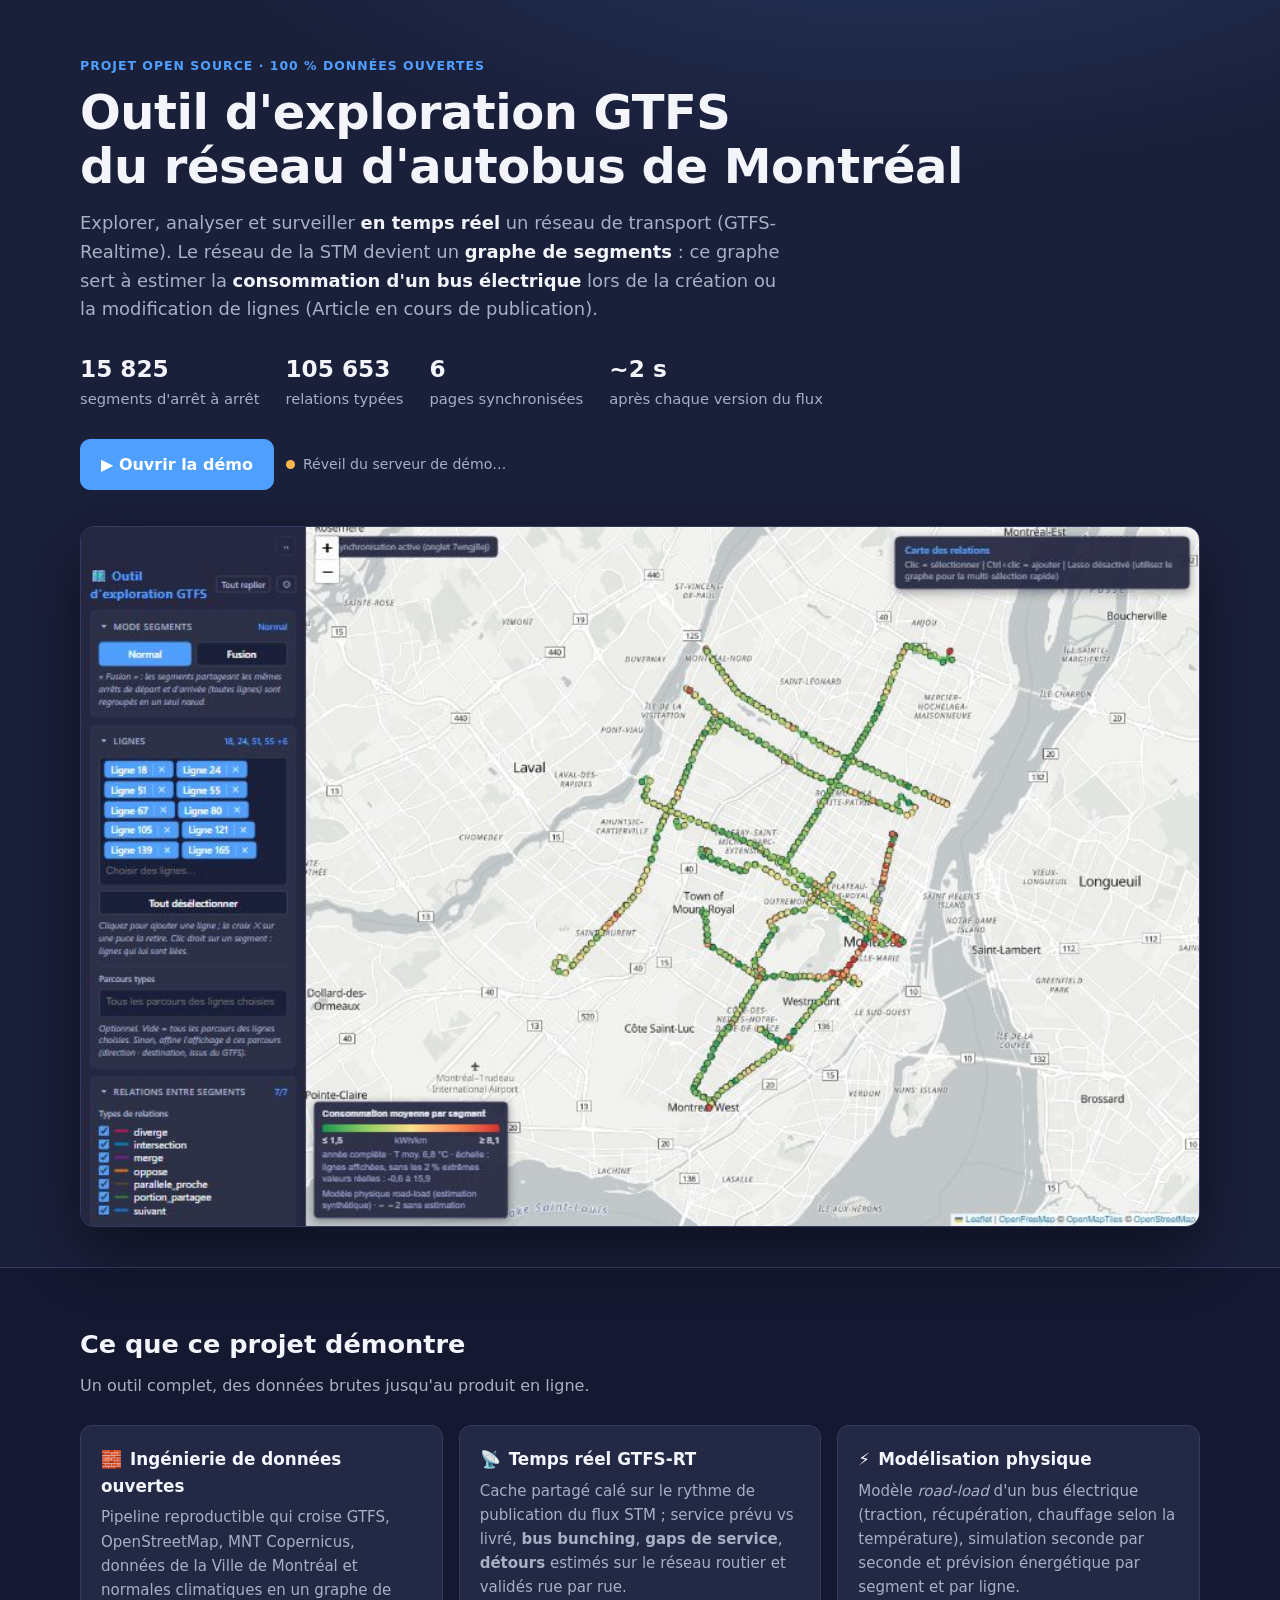
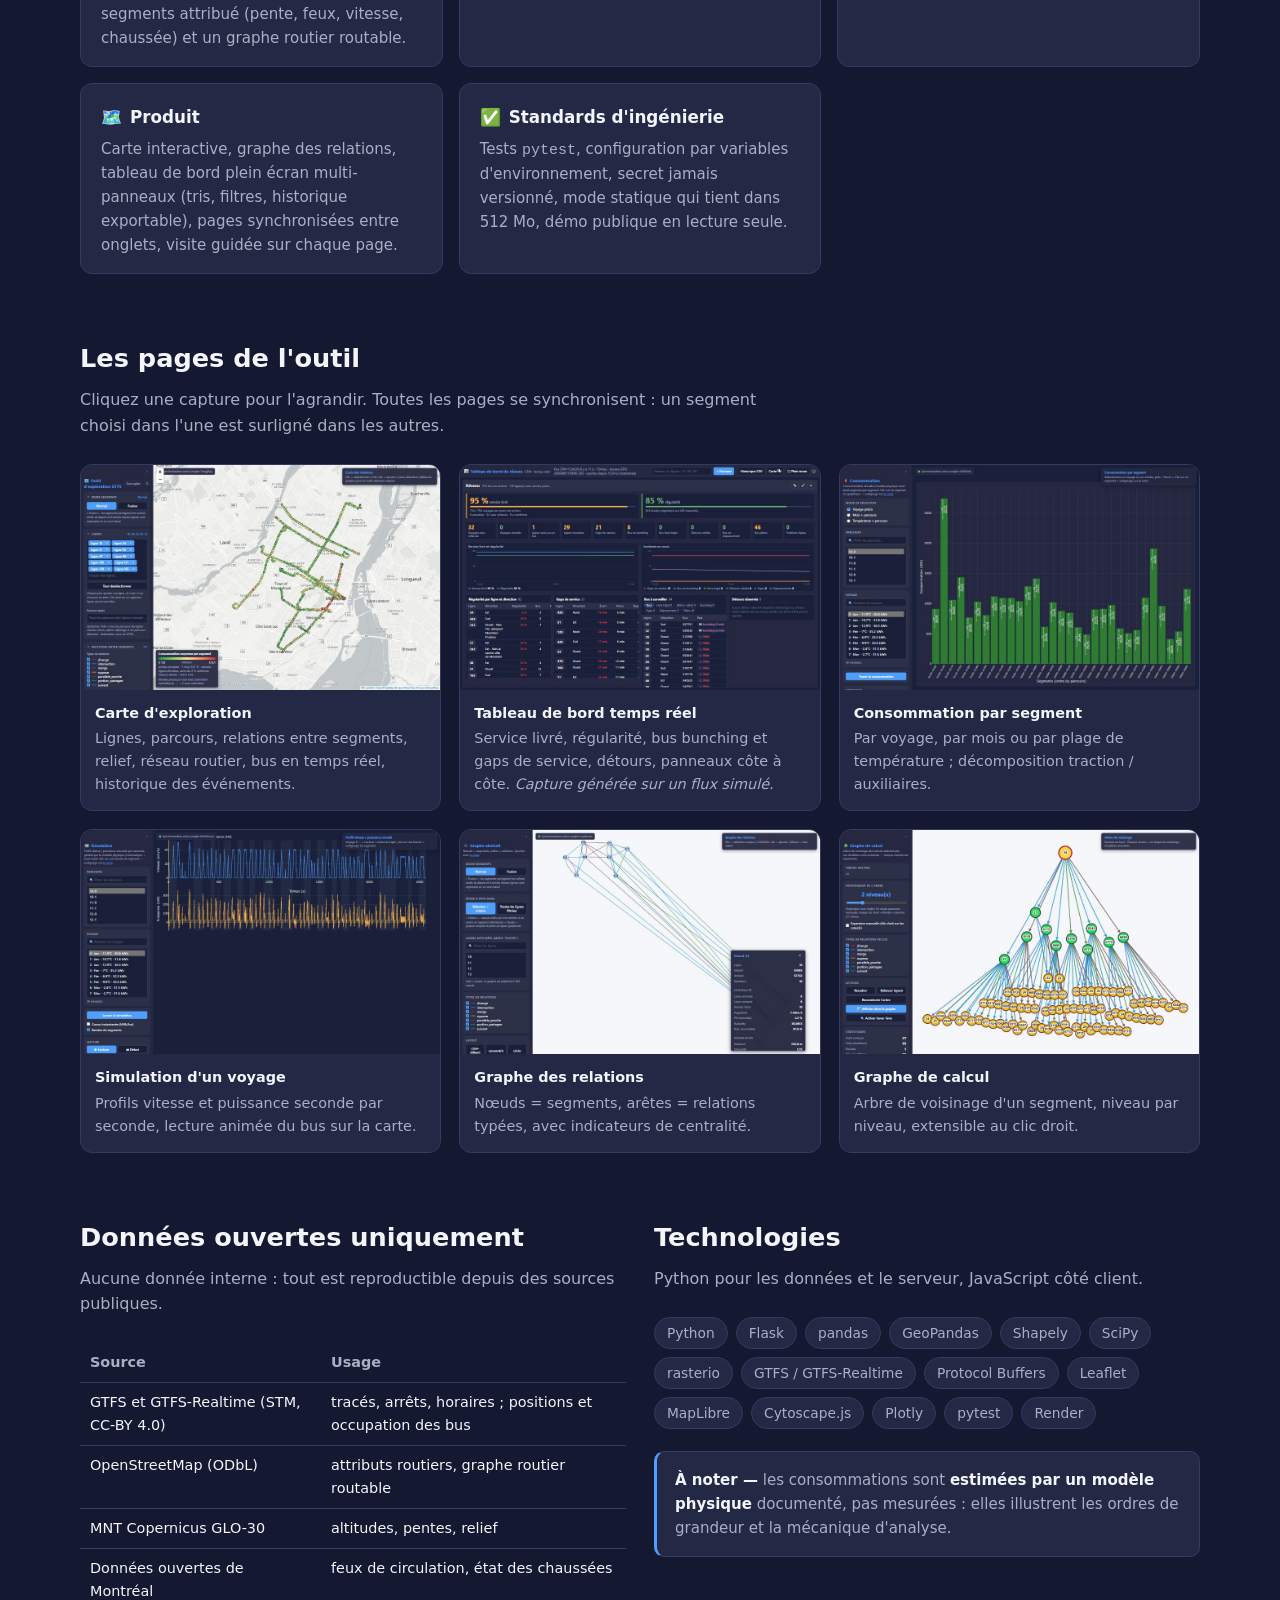
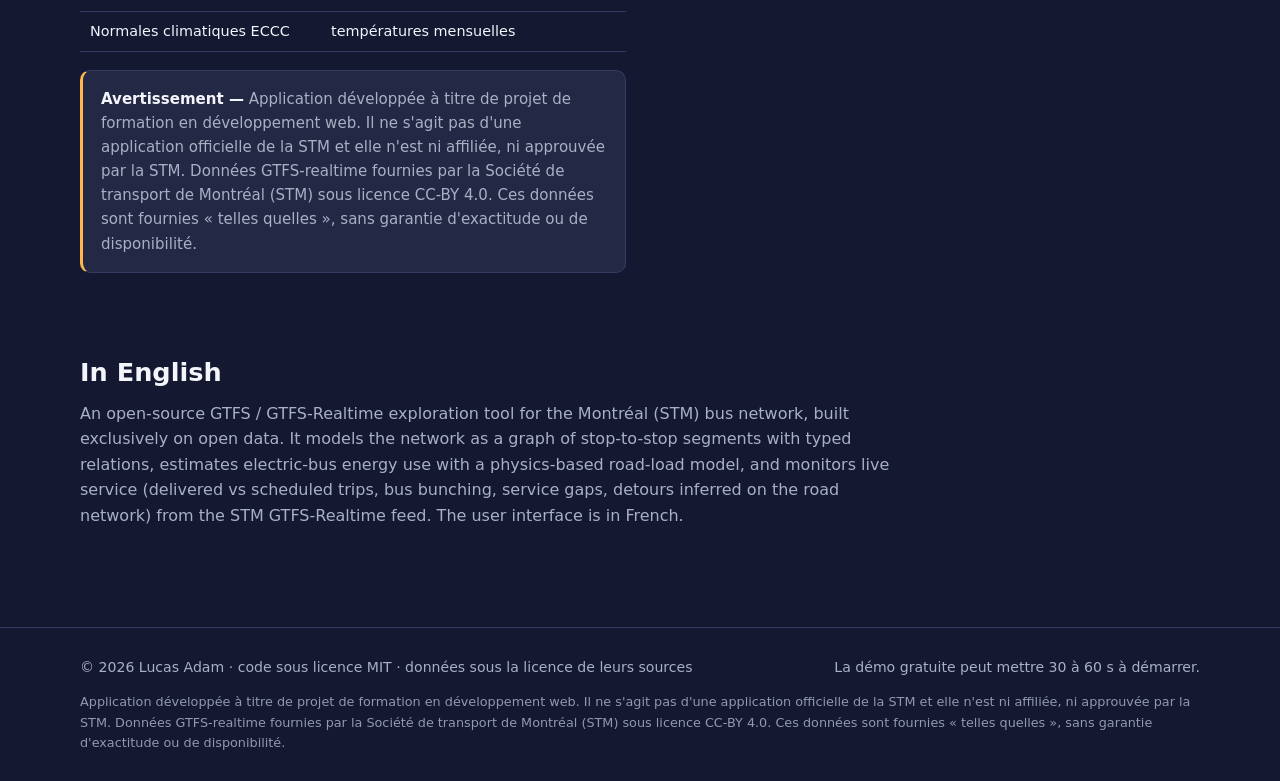
<file: docs/index.html>
<!DOCTYPE html>
<html lang="fr">
<head>
  <meta charset="utf-8">
  <meta name="viewport" content="width=device-width, initial-scale=1">
  <title>Outil d'exploration GTFS — réseau d'autobus de Montréal</title>
  <meta name="description" content="Outil open source d'exploration GTFS / GTFS-Realtime du réseau d'autobus de Montréal : graphe de segments, suivi temps réel, prévision énergétique. 100 % données ouvertes.">
  <meta property="og:title" content="Outil d'exploration GTFS — réseau d'autobus de Montréal">
  <meta property="og:description" content="Graphe de 15 825 segments, suivi temps réel GTFS-RT, prévision énergétique. 100 % données ouvertes.">
  <meta property="og:image" content="apercus/carte.jpg">
  <!--
    Page de présentation statique (GitHub Pages, dossier docs/) : s'affiche
    instantanément, contrairement à la démo Render gratuite qui dort après
    15 min d'inactivité. Dès l'ouverture, une requête réveille le serveur de
    démo pendant la lecture ; le bouton indique quand elle est prête.
    Captures : docs/apercus/ (copiées par scripts/capturer_apercus.py).
  -->
  <style>
    :root {
      --fond: #141830; --fond-2: #1a1f3a; --carte: #232845; --bord: #353a60;
      --texte: #f3f5fb; --doux: #a8b0c4; --accent: #4f9fff; --accent-2: #6db4ff;
      --vert: #6db86d; --ambre: #ffb74d;
      color-scheme: dark;
    }
    * { box-sizing: border-box; }
    html { scroll-behavior: smooth; }
    body {
      margin: 0; background: var(--fond); color: var(--texte);
      font: 16px/1.6 system-ui, -apple-system, "Segoe UI", Roboto, "Helvetica Neue", Arial, sans-serif;
    }
    a { color: var(--accent-2); }
    img { max-width: 100%; display: block; }
    .conteneur { width: min(1120px, 100% - 32px); margin-inline: auto; }

    /* En-tête */
    header.hero {
      background: radial-gradient(1200px 500px at 70% -10%, rgba(79,159,255,.18), transparent 60%), var(--fond-2);
      border-bottom: 1px solid var(--bord);
      padding-block: 56px 40px;
    }
    .surtitre { color: var(--accent); font-weight: 700; letter-spacing: .08em; text-transform: uppercase; font-size: .78rem; margin: 0 0 10px; }
    h1 { font-size: clamp(1.9rem, 4.2vw, 3rem); line-height: 1.12; margin: 0 0 16px; letter-spacing: -.01em; }
    .accroche { font-size: 1.12rem; color: var(--doux); max-width: 62ch; margin: 0 0 26px; }
    .accroche b { color: var(--texte); }
    .chiffres { display: flex; flex-wrap: wrap; gap: 10px 26px; margin: 0 0 28px; padding: 0; list-style: none; }
    .chiffres li { color: var(--doux); font-size: .92rem; }
    .chiffres b { display: block; color: var(--texte); font-size: 1.45rem; font-variant-numeric: tabular-nums; }
    .actions { display: flex; flex-wrap: wrap; gap: 12px; align-items: center; }
    .bouton {
      display: inline-flex; align-items: center; gap: 10px; padding: 12px 20px; border-radius: 10px;
      font-weight: 700; text-decoration: none; border: 1px solid var(--accent); transition: background .15s, transform .15s;
    }
    .bouton.principal { background: var(--accent); color: #fff; }
    .bouton.principal:hover { background: var(--accent-2); transform: translateY(-1px); }
    .bouton.second { color: var(--accent-2); background: transparent; }
    .bouton.second:hover { background: rgba(79,159,255,.12); }
    .bouton[hidden] { display: none; }
    .etat-demo { display: inline-flex; align-items: center; gap: 8px; color: var(--doux); font-size: .88rem; }
    .etat-demo i { width: 9px; height: 9px; border-radius: 50%; background: var(--ambre); box-shadow: 0 0 0 0 rgba(255,183,77,.6); animation: pouls 1.4s infinite; }
    .etat-demo.pret i { background: var(--vert); animation: none; }
    .etat-demo.erreur i { background: #9e9e9e; animation: none; }
    @keyframes pouls { 70% { box-shadow: 0 0 0 8px rgba(255,183,77,0); } 100% { box-shadow: 0 0 0 0 rgba(255,183,77,0); } }
    .capture-principale {
      margin-top: 36px; border-radius: 14px; overflow: hidden; border: 1px solid var(--bord);
      box-shadow: 0 24px 60px rgba(0,0,0,.45);
    }
    .capture-principale img { width: 100%; height: auto; }

    /* Sections */
    section { padding-block: 56px 8px; }
    h2 { font-size: 1.6rem; margin: 0 0 8px; }
    .sous { color: var(--doux); margin: 0 0 26px; max-width: 70ch; }
    .grille { display: grid; gap: 16px; grid-template-columns: repeat(auto-fit, minmax(min(100%, 300px), 1fr)); }
    .pilier { background: var(--carte); border: 1px solid var(--bord); border-radius: 12px; padding: 20px 20px 16px; }
    .pilier h3 { margin: 0 0 6px; font-size: 1.05rem; }
    .pilier h3 span { margin-right: 8px; }
    .pilier p { margin: 0; color: var(--doux); font-size: .94rem; }
    .galerie { display: grid; gap: 18px; grid-template-columns: repeat(auto-fit, minmax(min(100%, 330px), 1fr)); }
    figure { margin: 0; background: var(--carte); border: 1px solid var(--bord); border-radius: 12px; overflow: hidden; }
    figure a { display: block; }
    figure img { width: 100%; height: auto; aspect-ratio: 880 / 550; object-fit: cover; object-position: top left; transition: transform .25s; }
    figure a:hover img { transform: scale(1.02); }
    figcaption { padding: 12px 14px 14px; font-size: .9rem; color: var(--doux); }
    figcaption b { color: var(--texte); display: block; margin-bottom: 2px; }
    .puces { display: flex; flex-wrap: wrap; gap: 8px; padding: 0; margin: 0; list-style: none; }
    .puces li { border: 1px solid var(--bord); background: var(--carte); border-radius: 999px; padding: 4px 12px; font-size: .86rem; color: var(--doux); }
    .deux-col { display: grid; gap: 28px; grid-template-columns: repeat(auto-fit, minmax(min(100%, 420px), 1fr)); }
    .encart { background: var(--carte); border: 1px solid var(--bord); border-left: 3px solid var(--accent); border-radius: 10px; padding: 16px 18px; color: var(--doux); font-size: .94rem; }
    .encart b { color: var(--texte); }
    table { width: 100%; border-collapse: collapse; font-size: .9rem; }
    th, td { text-align: left; padding: 8px 10px; border-bottom: 1px solid var(--bord); vertical-align: top; }
    th { color: var(--doux); font-weight: 600; }
    .tableau-defile { overflow-x: auto; }
    footer { margin-top: 64px; padding-block: 28px; border-top: 1px solid var(--bord); color: var(--doux); font-size: .88rem; }
    footer .conteneur { display: flex; flex-wrap: wrap; gap: 8px 24px; justify-content: space-between; }
    .avertissement-pied { flex-basis: 100%; margin: 6px 0 0; font-size: .8rem; opacity: .85; }
    .encart.avertissement { border-left-color: var(--ambre); }
    @media (prefers-reduced-motion: reduce) { * { animation: none !important; transition: none !important; } }
  </style>
</head>
<body>

<header class="hero">
  <div class="conteneur">
    <p class="surtitre">Projet open source · 100 % données ouvertes</p>
    <h1>Outil d'exploration GTFS<br>du réseau d'autobus de Montréal</h1>
    <p class="accroche">Explorer, analyser et surveiller <b>en temps réel</b> un réseau de transport (GTFS-Realtime).
      Le réseau de la STM devient un <b>graphe de segments</b> : ce graphe sert à estimer la
      <b>consommation d'un bus électrique</b> lors de la création ou la modification de lignes (Article en cours de publication).</p>
    <ul class="chiffres">
      <li><b>15 825</b>segments d'arrêt à arrêt</li>
      <li><b>105 653</b>relations typées</li>
      <li><b>6</b>pages synchronisées</li>
      <li><b>~2 s</b>après chaque version du flux</li>
    </ul>
    <div class="actions">
      <a class="bouton principal" id="lienDemo" href="https://visualisation-reseau-transport.onrender.com" target="_blank" rel="noopener">▶ Ouvrir la démo</a>
      <a class="bouton second" id="lienCode" href="#" target="_blank" rel="noopener" hidden>Code source sur GitHub</a>
      <span class="etat-demo" id="etatDemo" role="status" aria-live="polite"><i></i><span>Réveil du serveur de démo…</span></span>
    </div>
    <div class="capture-principale">
      <img src="apercus/carte.jpg" width="880" height="550"
           alt="Carte de Montréal : dix lignes d'autobus colorées du vert au rouge selon la consommation estimée par segment, menu de réglages à gauche">
    </div>
  </div>
</header>

<main>
  <section class="conteneur" aria-labelledby="t-demontre">
    <h2 id="t-demontre">Ce que ce projet démontre</h2>
    <p class="sous">Un outil complet, des données brutes jusqu'au produit en ligne.</p>
    <div class="grille">
      <article class="pilier">
        <h3><span aria-hidden="true">🧱</span>Ingénierie de données ouvertes</h3>
        <p>Pipeline reproductible qui croise GTFS, OpenStreetMap, MNT Copernicus, données de la Ville de Montréal
          et normales climatiques en un graphe de segments attribué (pente, feux, vitesse, chaussée) et un graphe routier routable.</p>
      </article>
      <article class="pilier">
        <h3><span aria-hidden="true">📡</span>Temps réel GTFS-RT</h3>
        <p>Cache partagé calé sur le rythme de publication du flux STM ; service prévu vs livré,
          <b>bus bunching</b>, <b>gaps de service</b>, <b>détours</b> estimés sur le réseau routier et validés rue par rue.</p>
      </article>
      <article class="pilier">
        <h3><span aria-hidden="true">⚡</span>Modélisation physique</h3>
        <p>Modèle <i>road-load</i> d'un bus électrique (traction, récupération, chauffage selon la température),
          simulation seconde par seconde et prévision énergétique par segment et par ligne.</p>
      </article>
      <article class="pilier">
        <h3><span aria-hidden="true">🗺️</span>Produit</h3>
        <p>Carte interactive, graphe des relations, tableau de bord plein écran multi-panneaux (tris, filtres,
          historique exportable), pages synchronisées entre onglets, visite guidée sur chaque page.</p>
      </article>
      <article class="pilier">
        <h3><span aria-hidden="true">✅</span>Standards d'ingénierie</h3>
        <p>Tests <code>pytest</code>, configuration par variables d'environnement, secret jamais versionné,
          mode statique qui tient dans 512 Mo, démo publique en lecture seule.</p>
      </article>
    </div>
  </section>

  <section class="conteneur" aria-labelledby="t-pages">
    <h2 id="t-pages">Les pages de l'outil</h2>
    <p class="sous">Cliquez une capture pour l'agrandir. Toutes les pages se synchronisent : un segment choisi dans l'une est surligné dans les autres.</p>
    <div class="galerie">
      <figure>
        <a href="apercus/carte.jpg" target="_blank" rel="noopener"><img src="apercus/carte.jpg" width="880" height="550" loading="lazy" alt="Carte des segments colorés selon la consommation"></a>
        <figcaption><b>Carte d'exploration</b>Lignes, parcours, relations entre segments, relief, réseau routier, bus en temps réel, historique des événements.</figcaption>
      </figure>
      <figure>
        <a href="apercus/tableau_de_bord.jpg" target="_blank" rel="noopener"><img src="apercus/tableau_de_bord.jpg" width="880" height="550" loading="lazy" alt="Tableau de bord du réseau : service livré, régularité, tuiles d'incidents, tableaux"></a>
        <figcaption><b>Tableau de bord temps réel</b>Service livré, régularité, bus bunching et gaps de service, détours, panneaux côte à côte. <i>Capture générée sur un flux simulé.</i></figcaption>
      </figure>
      <figure>
        <a href="apercus/consommation.jpg" target="_blank" rel="noopener"><img src="apercus/consommation.jpg" width="880" height="550" loading="lazy" alt="Histogramme de la consommation par segment d'un voyage"></a>
        <figcaption><b>Consommation par segment</b>Par voyage, par mois ou par plage de température ; décomposition traction / auxiliaires.</figcaption>
      </figure>
      <figure>
        <a href="apercus/simulation.jpg" target="_blank" rel="noopener"><img src="apercus/simulation.jpg" width="880" height="550" loading="lazy" alt="Profils de vitesse et de puissance seconde par seconde"></a>
        <figcaption><b>Simulation d'un voyage</b>Profils vitesse et puissance seconde par seconde, lecture animée du bus sur la carte.</figcaption>
      </figure>
      <figure>
        <a href="apercus/graphe.jpg" target="_blank" rel="noopener"><img src="apercus/graphe.jpg" width="880" height="550" loading="lazy" alt="Graphe des relations entre segments"></a>
        <figcaption><b>Graphe des relations</b>Nœuds = segments, arêtes = relations typées, avec indicateurs de centralité.</figcaption>
      </figure>
      <figure>
        <a href="apercus/graphe_calcul.jpg" target="_blank" rel="noopener"><img src="apercus/graphe_calcul.jpg" width="880" height="550" loading="lazy" alt="Arbre de voisinage d'un segment sur deux niveaux"></a>
        <figcaption><b>Graphe de calcul</b>Arbre de voisinage d'un segment, niveau par niveau, extensible au clic droit.</figcaption>
      </figure>
    </div>
  </section>

  <section class="conteneur" aria-labelledby="t-donnees">
    <div class="deux-col">
      <div>
        <h2 id="t-donnees">Données ouvertes uniquement</h2>
        <p class="sous">Aucune donnée interne : tout est reproductible depuis des sources publiques.</p>
        <div class="tableau-defile">
          <table>
            <thead><tr><th>Source</th><th>Usage</th></tr></thead>
            <tbody>
              <tr><td>GTFS et GTFS-Realtime (STM, CC-BY 4.0)</td><td>tracés, arrêts, horaires ; positions et occupation des bus</td></tr>
              <tr><td>OpenStreetMap (ODbL)</td><td>attributs routiers, graphe routier routable</td></tr>
              <tr><td>MNT Copernicus GLO-30</td><td>altitudes, pentes, relief</td></tr>
              <tr><td>Données ouvertes de Montréal</td><td>feux de circulation, état des chaussées</td></tr>
              <tr><td>Normales climatiques ECCC</td><td>températures mensuelles</td></tr>
            </tbody>
          </table>
        </div>
        <p class="encart avertissement" style="margin-top:18px"><b>Avertissement —</b> Application développée à titre de projet de formation en développement web. Il ne s'agit pas d'une application officielle de la STM et elle n'est ni affiliée, ni approuvée par la STM. Données GTFS-realtime fournies par la Société de transport de Montréal (STM) sous licence CC-BY 4.0. Ces données sont fournies « telles quelles », sans garantie d'exactitude ou de disponibilité.</p>
      </div>
      <div>
        <h2>Technologies</h2>
        <p class="sous">Python pour les données et le serveur, JavaScript côté client.</p>
        <ul class="puces">
          <li>Python</li><li>Flask</li><li>pandas</li><li>GeoPandas</li><li>Shapely</li><li>SciPy</li>
          <li>rasterio</li><li>GTFS / GTFS-Realtime</li><li>Protocol Buffers</li><li>Leaflet</li>
          <li>MapLibre</li><li>Cytoscape.js</li><li>Plotly</li><li>pytest</li><li>Render</li>
        </ul>
        <p class="encart" style="margin-top:22px"><b>À noter —</b> les consommations sont <b>estimées par un modèle
          physique</b> documenté, pas mesurées : elles illustrent les ordres de grandeur et la mécanique d'analyse.</p>
      </div>
    </div>
  </section>

  <section class="conteneur" lang="en" aria-labelledby="t-en">
    <h2 id="t-en">In English</h2>
    <p class="sous" style="max-width:80ch">An open-source GTFS / GTFS-Realtime exploration tool for the Montréal (STM) bus
      network, built exclusively on open data. It models the network as a graph of stop-to-stop segments with typed
      relations, estimates electric-bus energy use with a physics-based road-load model, and monitors live service
      (delivered vs scheduled trips, bus bunching, service gaps, detours inferred on the road network) from the STM
      GTFS-Realtime feed. The user interface is in French.</p>
  </section>
</main>

<footer>
  <div class="conteneur">
    <span>© 2026 Lucas Adam · code sous licence MIT · données sous la licence de leurs sources</span>
    <span>La démo gratuite peut mettre 30 à 60 s à démarrer.</span>
  <p class="avertissement-pied">Application développée à titre de projet de formation en développement web. Il ne s'agit pas d'une application officielle de la STM et elle n'est ni affiliée, ni approuvée par la STM. Données GTFS-realtime fournies par la Société de transport de Montréal (STM) sous licence CC-BY 4.0. Ces données sont fournies « telles quelles », sans garantie d'exactitude ou de disponibilité.</p>
  </div>
</footer>

<script>
  // Démo Render gratuite : le serveur dort après 15 min d'inactivité. Une requête
  // le réveille pendant que le visiteur lit cette page ; la réponse (opaque, en
  // mode no-cors) n'arrive qu'une fois le serveur démarré.
  const DEMO = "https://visualisation-reseau-transport.onrender.com";
  const etat = document.getElementById("etatDemo");
  const texte = etat.querySelector("span");
  let pret = false;
  async function reveiller(essai = 1) {
    try {
      await fetch(`${DEMO}/api/meta?reveil=${Date.now()}`, { mode: "no-cors", cache: "no-store" });
      pret = true;
      etat.className = "etat-demo pret";
      texte.textContent = "Démo prête";
    } catch (e) {
      if (essai < 6) setTimeout(() => reveiller(essai + 1), 10000);
      else { etat.className = "etat-demo erreur"; texte.textContent = "Démo injoignable pour l'instant"; }
    }
  }
  reveiller();
  setTimeout(() => { if (!pret && !etat.classList.contains("erreur")) texte.textContent = "Réveil du serveur… (jusqu'à une minute)"; }, 6000);

  // Lien vers le code : déduit de l'adresse GitHub Pages (<compte>.github.io/<dépôt>/)
  const [compte] = location.hostname.split(".");
  const depot = location.pathname.split("/").filter(Boolean)[0];
  if (location.hostname.endsWith("github.io") && depot) {
    const lien = document.getElementById("lienCode");
    lien.href = `https://github.com/${compte}/${depot}`;
    lien.hidden = false;
  }
</script>
</body>
</html>
</file>
